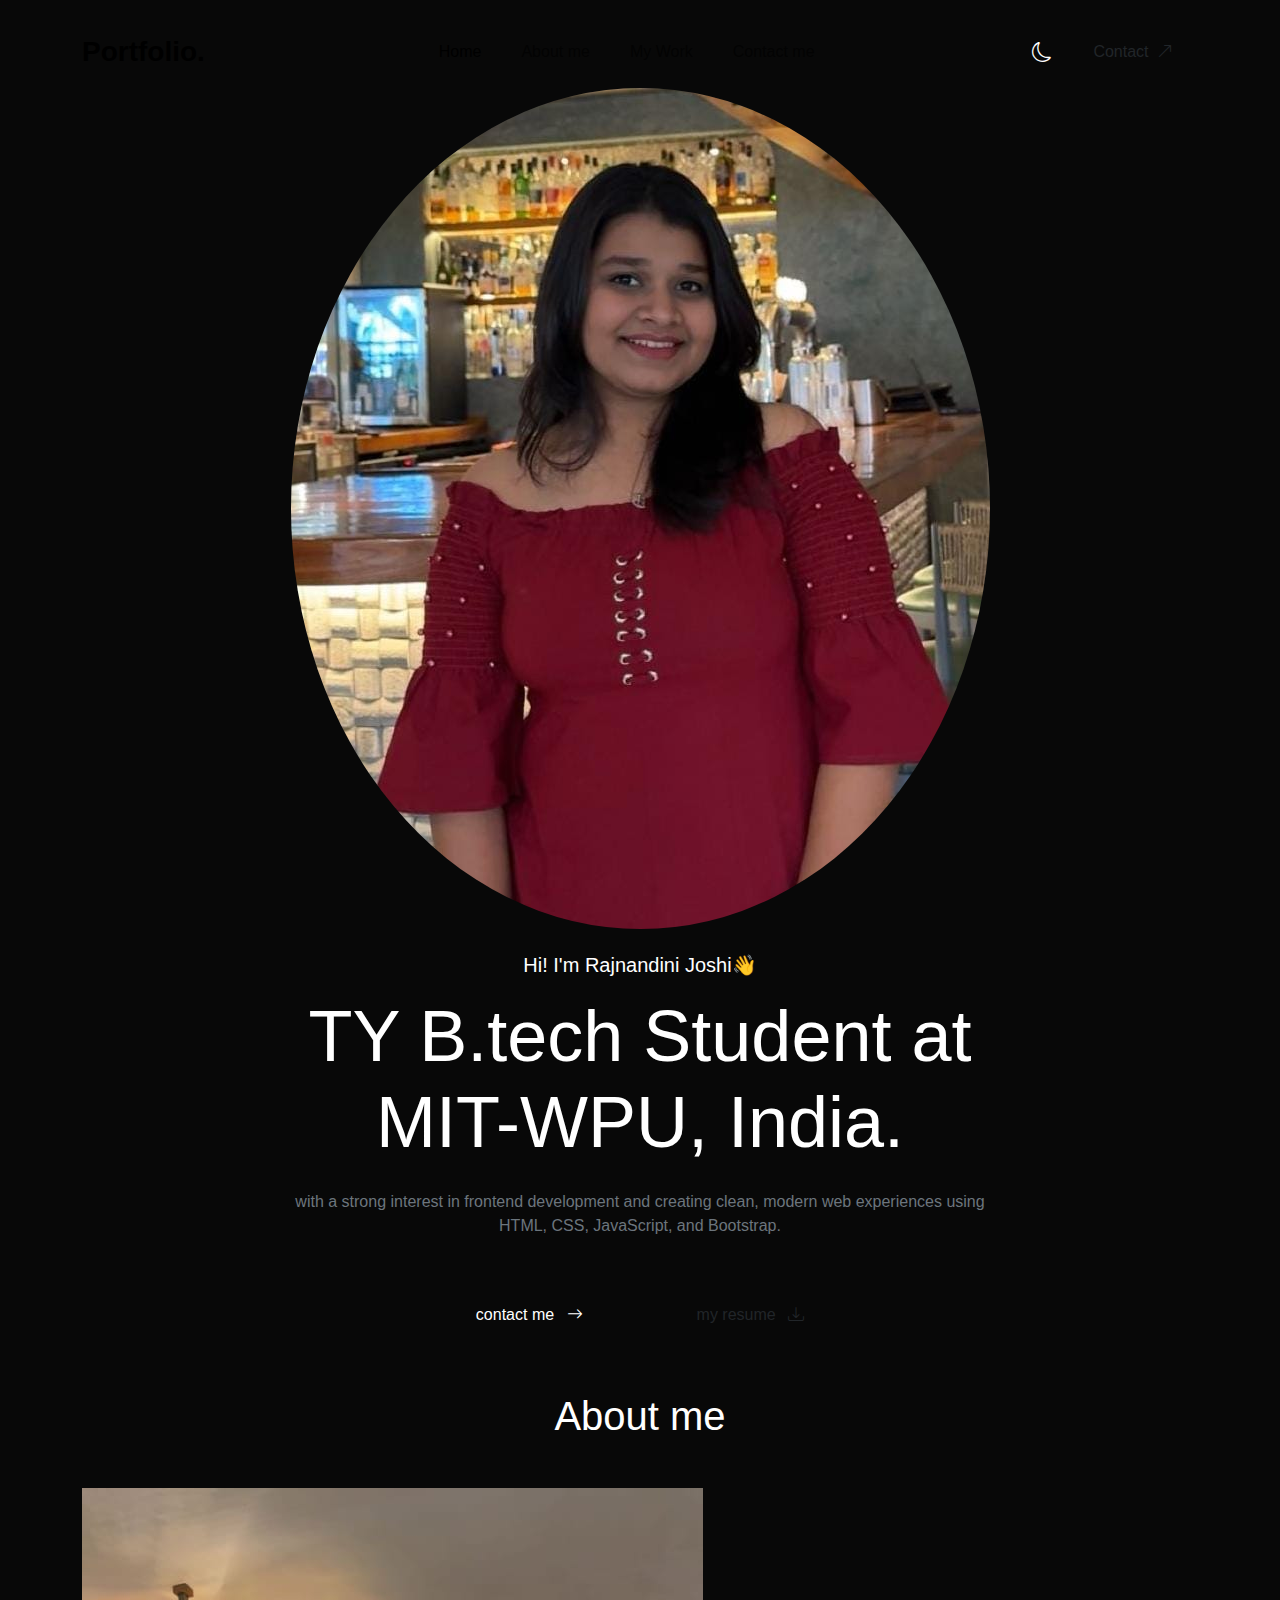
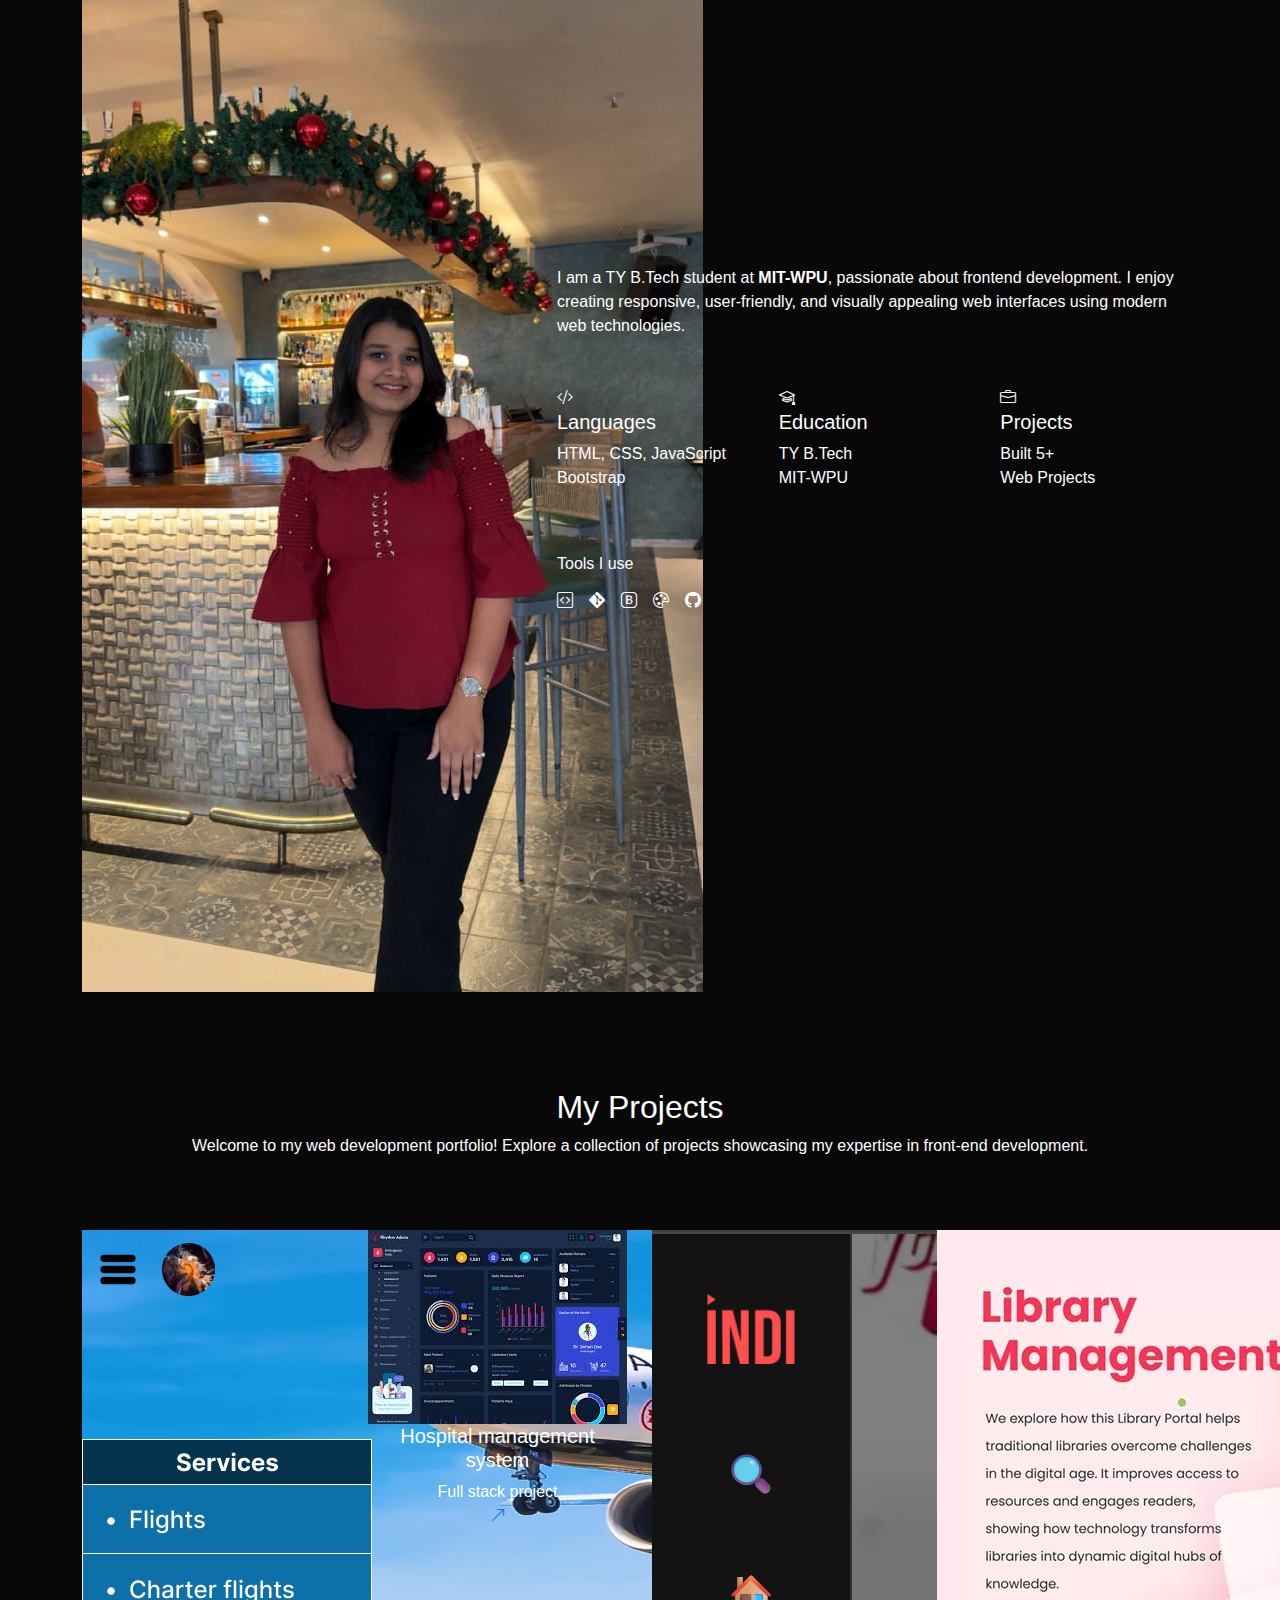
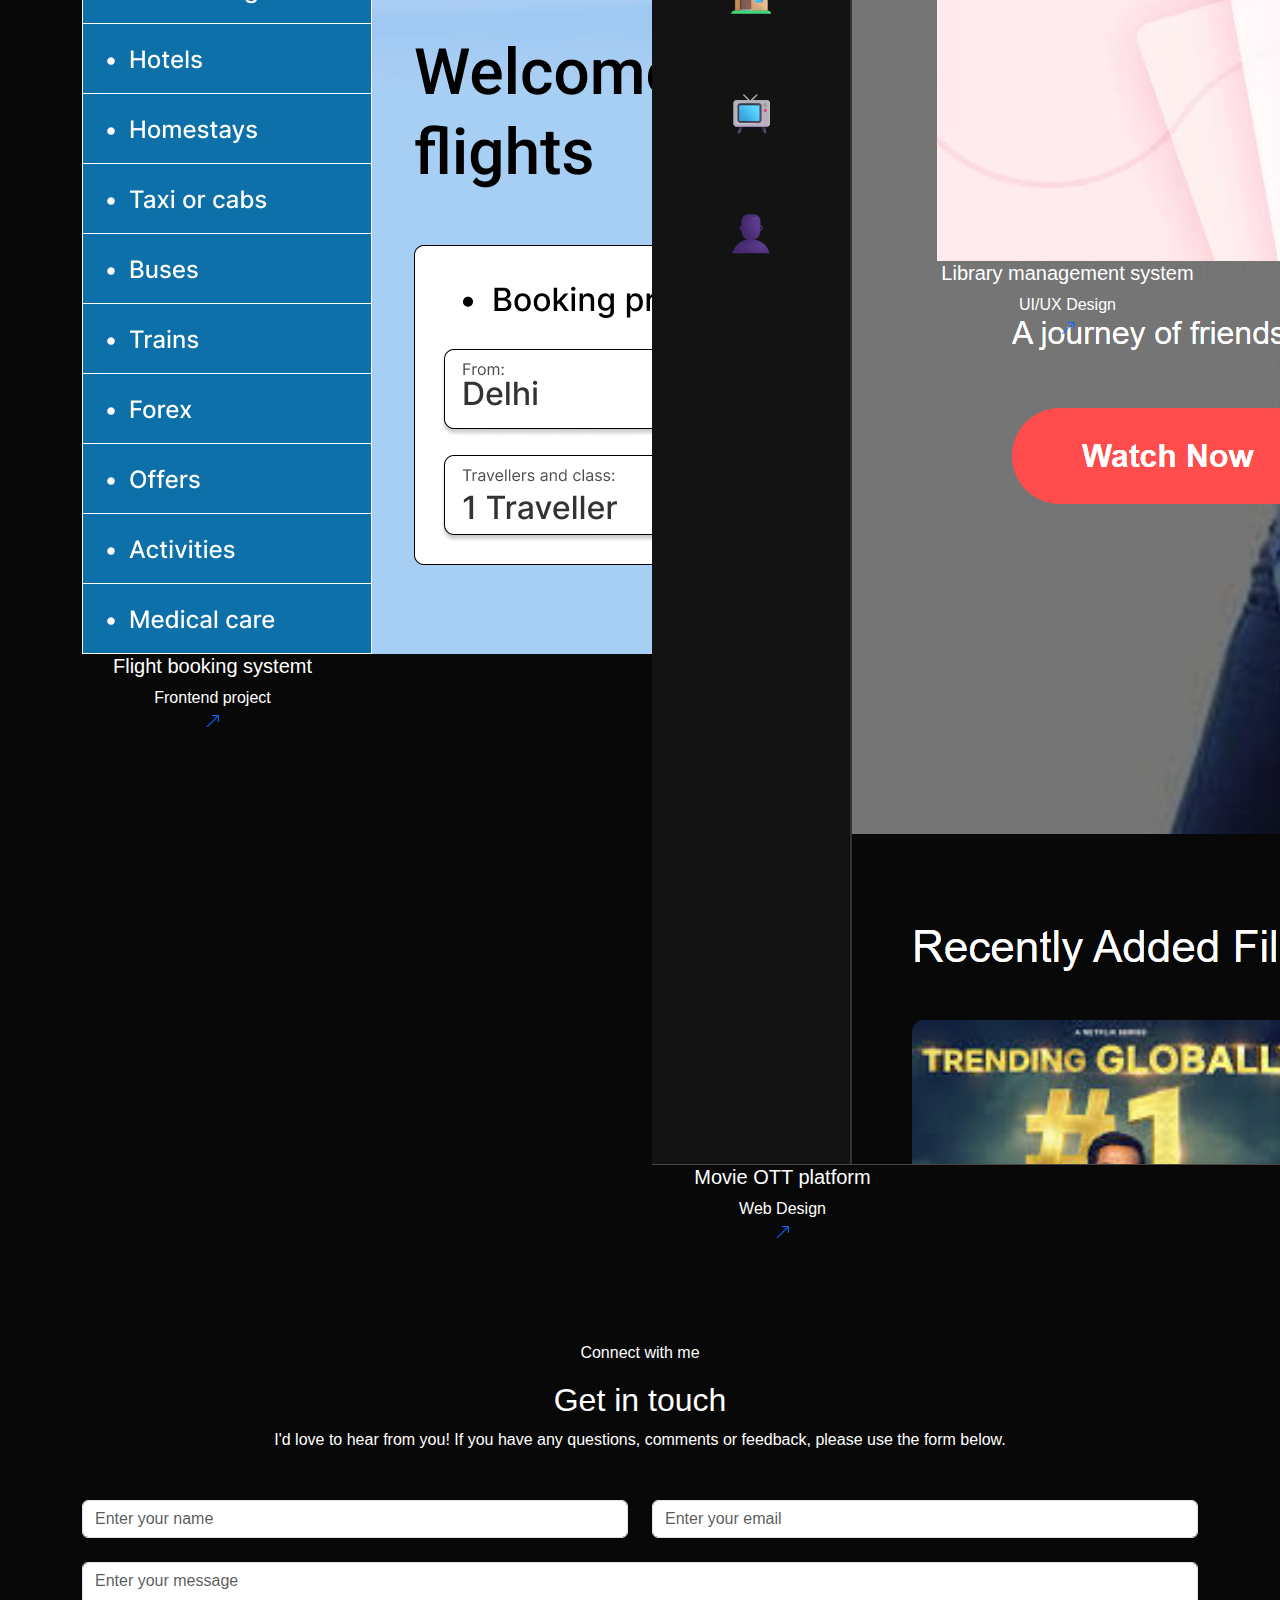
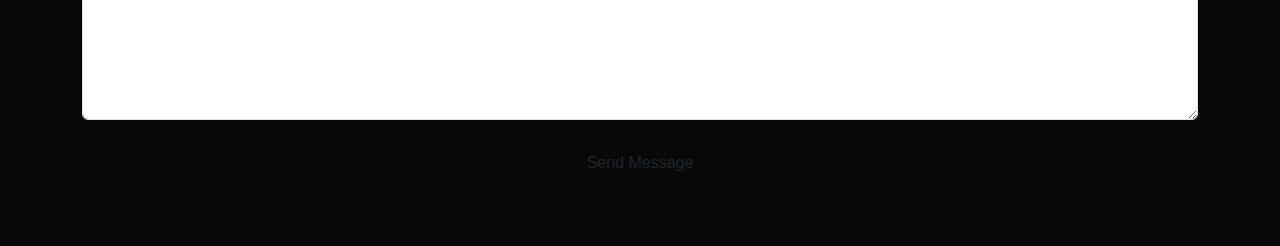
<file: index.html>
<!DOCTYPE html>
<html lang="en">
<head>
    <meta charset="UTF-8">
    <meta name="viewport" content="width=device-width, initial-scale=1.0">

    <title>Portfolio</title>
    <link href="https://cdn.jsdelivr.net/npm/bootstrap@5.3.0/dist/css/bootstrap.min.css" rel="stylesheet">
    <link href="https://fonts.googleapis.com/css2?family=Outfit:wght@300;400;600&family=Playfair+Display:wght@400;600&display=swap" rel="stylesheet">
    <link rel="stylesheet" href="https://cdn.jsdelivr.net/npm/bootstrap-icons@1.11.0/font/bootstrap-icons.css">
    <link rel="stylesheet" href="style.css">
</head>
<body>

    <div class="bg-glow"></div>

    <nav class="navbar navbar-expand-lg pt-4">
        <div class="container d-flex justify-content-between align-items-center">
            <a class="navbar-brand fw-bold fs-3" href="#">Portfolio<span>.</span></a>
            
            <div class="nav-pill-container px-4 py-2">
                <ul class="navbar-nav d-flex flex-row gap-4">
                    <li class="nav-item"><a class="nav-link active" href="#home">Home</a></li>
                    <li class="nav-item"><a class="nav-link" href="#about">About me</a></li>
                    
                    <li class="nav-item"><a class="nav-link" href="#work">My Work</a></li>
                    <li class="nav-item"><a class="nav-link" href="#contact">Contact me</a></li>
                </ul>
            </div>

            <div class="d-flex align-items-center gap-3">
                <i class="bi bi-moon fs-5 cursor-pointer" id="themeToggle"></i>
                <a href="#contact" class="btn btn-contact-outline px-4 rounded-pill">
                    Contact <i class="bi bi-arrow-up-right ms-1"></i>
                </a>
            </div>
        </div>
    </nav>

    <section id="home" class="hero text-center d-flex align-items-center">
        <div class="container">
            <div class="row justify-content-center">
                <div class="col-lg-8">
                    <div class="profile-wrapper mb-4">
                        <img src="1.jpeg" alt="Eliana" class="rounded-circle profile-img">
                    </div>
                    
                    <h5 class="fw-normal mb-3">Hi! I'm Rajnandini Joshi👋</h5>
                    
                    <h1 class="display-2 hero-title mb-4">
                        TY B.tech Student at <br> MIT-WPU, India.
                    </h1>
                    
                    <p class="text-secondary mx-auto mb-5 hero-subtext">
                        with a strong interest in frontend development and creating clean, modern web experiences using HTML, CSS, JavaScript, and Bootstrap.
                    </p>

                    <div class="d-flex justify-content-center gap-3">
                        <a href="#contact" class="btn btn-gradient px-5 py-3 rounded-pill text-white">
                            contact me <i class="bi bi-arrow-right ms-2"></i>
                        </button>
                        <a href="_Resume_final (1).pdf"
   class="btn btn-gradient px-5 py-3 rounded-pill"
   target="_blank"
   download>
   my resume <i class="bi bi-download ms-2"></i>
</a>

                    </div>
                </div>
            </div>
        </div>
    </section>
    <section id="about" class="about-section py-5">
  <div class="container">
    <h1 class="text-center mb-5">About me</h1>

    <div class="row align-items-center">
      <!-- Left Image -->
      <div class="col-md-5 text-center mb-4 mb-md-0">
        <img src="2.jpeg" class="profile-img" alt="Profile">
      </div>

      <!-- Right Content -->
      <div class="col-md-7">
        <p class="about-text">
          I am a TY B.Tech student at <strong>MIT-WPU</strong>, passionate about frontend development.
          I enjoy creating responsive, user-friendly, and visually appealing web interfaces
          using modern web technologies.
        </p>

        <!-- Info Cards -->
        <div class="row g-4 mt-4">
          <div class="col-md-4">
            <div class="info-card active">
              <i class="bi bi-code-slash"></i>
              <h5>Languages</h5>
              <p>HTML, CSS, JavaScript<br>Bootstrap</p>
            </div>
          </div>

          <div class="col-md-4">
            <div class="info-card">
              <i class="bi bi-mortarboard"></i>
              <h5>Education</h5>
              <p>TY B.Tech<br>MIT-WPU</p>
            </div>
          </div>

          <div class="col-md-4">
            <div class="info-card">
              <i class="bi bi-briefcase"></i>
              <h5>Projects</h5>
              <p>Built 5+<br>Web Projects</p>
            </div>
          </div>
        </div>

        <!-- Tools -->
        <h6 class="mt-5">Tools I use</h6>
        <div class="tools d-flex gap-3 mt-3">
          <i class="bi bi-code-square"></i>
          <i class="bi bi-git"></i>
          <i class="bi bi-bootstrap"></i>
          <i class="bi bi-palette"></i>
          <i class="bi bi-github"></i>
        </div>
      </div>
    </div>
  </div>
</section>
<section id="work" class="portfolio-section py-5">
  <div class="container text-center">

    
    <h2 class="portfolio-title">My Projects</h2>

    <p class="portfolio-desc mx-auto">
      Welcome to my web development portfolio! Explore a collection of projects
      showcasing my expertise in front-end development.
    </p>

    <div class="row g-4 mt-5">

      <!-- Card 1 -->
      <div class="col-md-6 col-lg-3">
        <div class="portfolio-card">
          <img src="flight.png" alt="Frontend Project">
          <div class="card-info">
            <div>
              <h5>Flight booking systemt</h5>
              <span>Frontend project</span>
            </div>
            <a href="#" class="arrow-btn">
              <i class="bi bi-arrow-up-right"></i>
            </a>
          </div>
        </div>
      </div>

      <!-- Card 2 -->
      <div class="col-md-6 col-lg-3">
        <div class="portfolio-card">
          <img src="HMS.jpg" alt="Geo App">
          <div class="card-info">
            <div>
              <h5>Hospital management system</h5>
              <span>Full stack project</span>
            </div>
            <a href="#" class="arrow-btn">
              <i class="bi bi-arrow-up-right"></i>
            </a>
          </div>
        </div>
      </div>

      <!-- Card 3 -->
      <div class="col-md-6 col-lg-3">
        <div class="portfolio-card">
          <img src="ott.png" alt="Photography">
          <div class="card-info">
            <div>
              <h5>Movie OTT platform</h5>
              <span>Web Design</span>
            </div>
            <a href="#" class="arrow-btn">
              <i class="bi bi-arrow-up-right"></i>
            </a>
          </div>
        </div>
      </div>

      <!-- Card 4 -->
      <div class="col-md-6 col-lg-3">
        <div class="portfolio-card">
          <img src="library.jpeg" alt="UI UX">
          <div class="card-info">
            <div>
              <h5>Library management system </h5>
              <span>UI/UX Design</span>
            </div>
            <a href="#" class="arrow-btn">
              <i class="bi bi-arrow-up-right"></i>
            </a>
          </div>
        </div>
      </div>

    </div>
  </div>
</section>
<section id="contact" class="contact-section py-5">
  <div class="container text-center">

    <p class="contact-small-title">Connect with me</p>
    <h2 class="contact-title">Get in touch</h2>

    <p class="contact-desc mx-auto">
      I'd love to hear from you! If you have any questions, comments or feedback,
      please use the form below.
    </p>

    <form id="contactForm" class="contact-form mx-auto mt-5">
      <div class="row g-4">
        <div class="col-md-6">
          <input type="text" id="name" class="form-control custom-input" placeholder="Enter your name">
        </div>
        <div class="col-md-6">
          <input type="email" id="email" class="form-control custom-input" placeholder="Enter your email">
        </div>
        <div class="col-12">
          <textarea id="message" class="form-control custom-textarea" rows="6" placeholder="Enter your message"></textarea>
        </div>
        <div class="col-12 text-center">
          <button type="submit" class="btn submit-btn px-5">Send Message</button>
          <p id="formMsg" class="mt-3"></p>
        </div>
      </div>
    </form>

  </div>
</section>
<script src="script.js"></script>
</body>
</html>
</file>
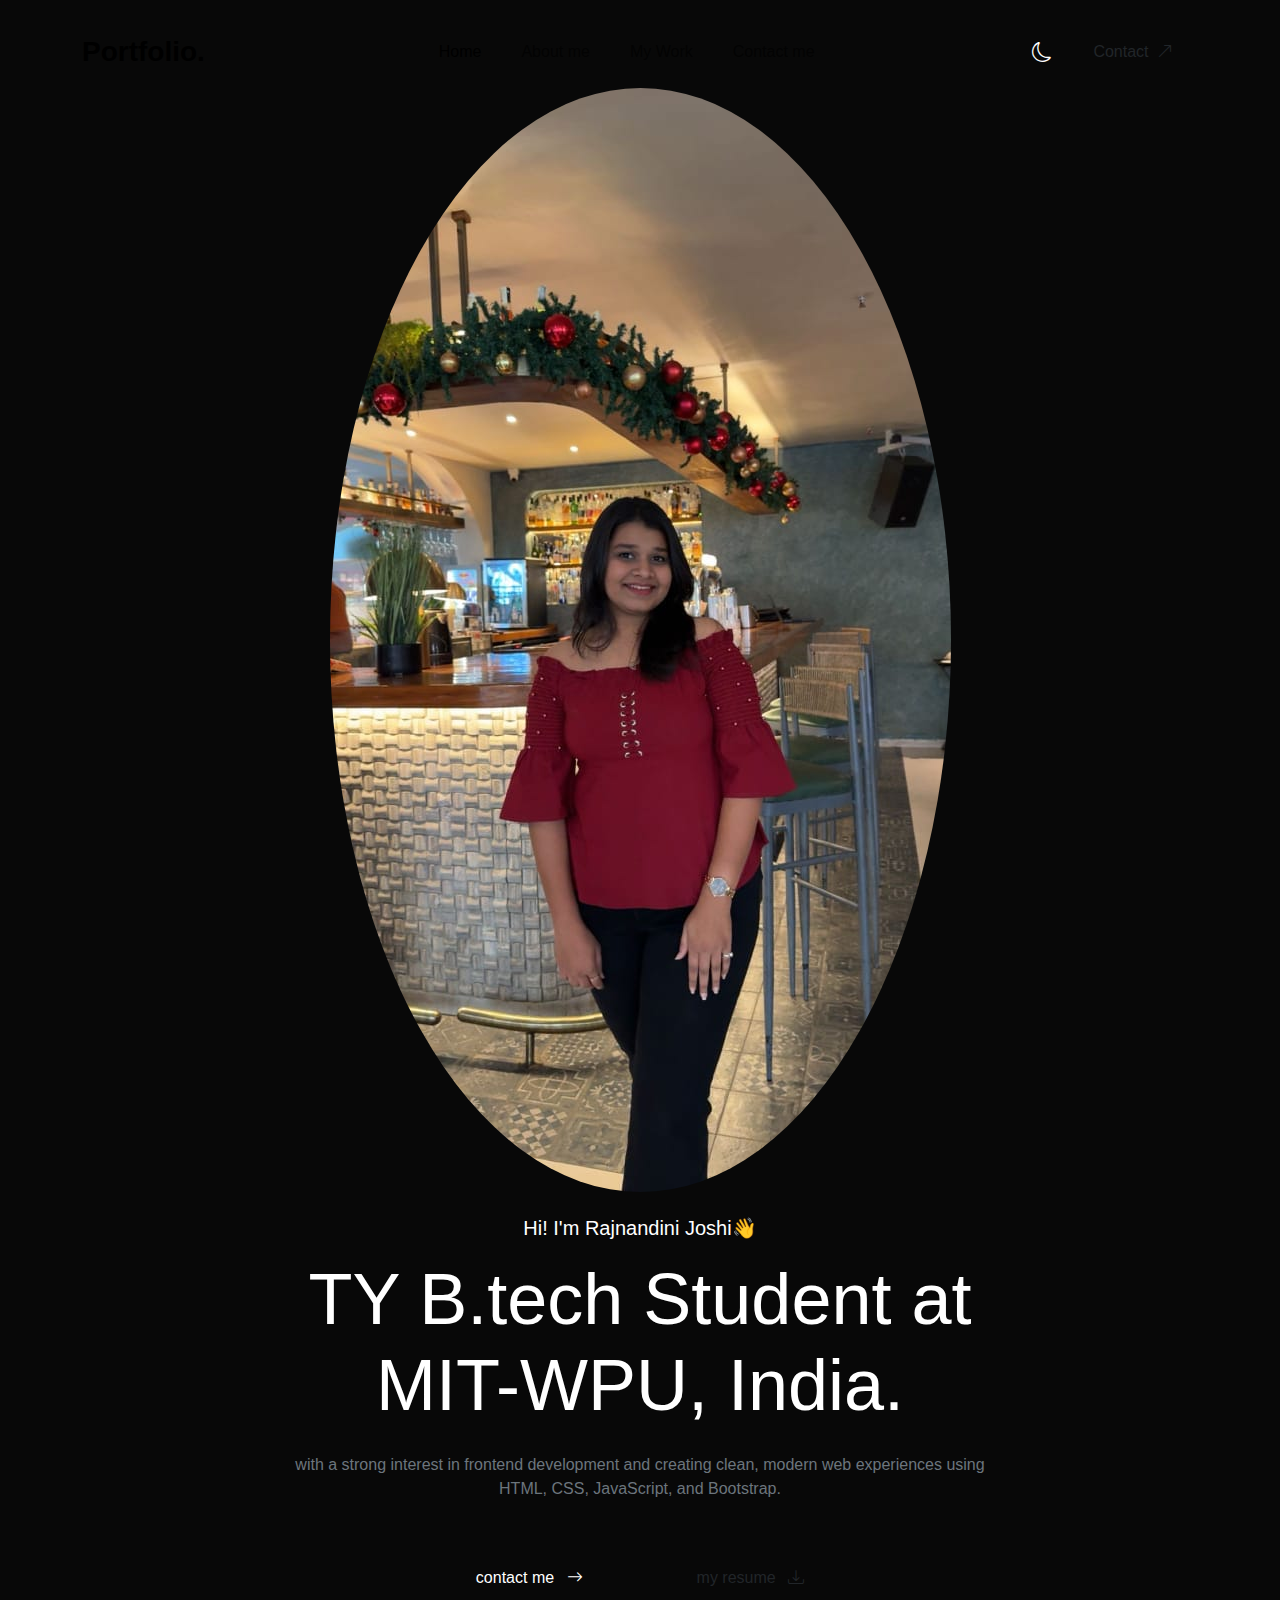
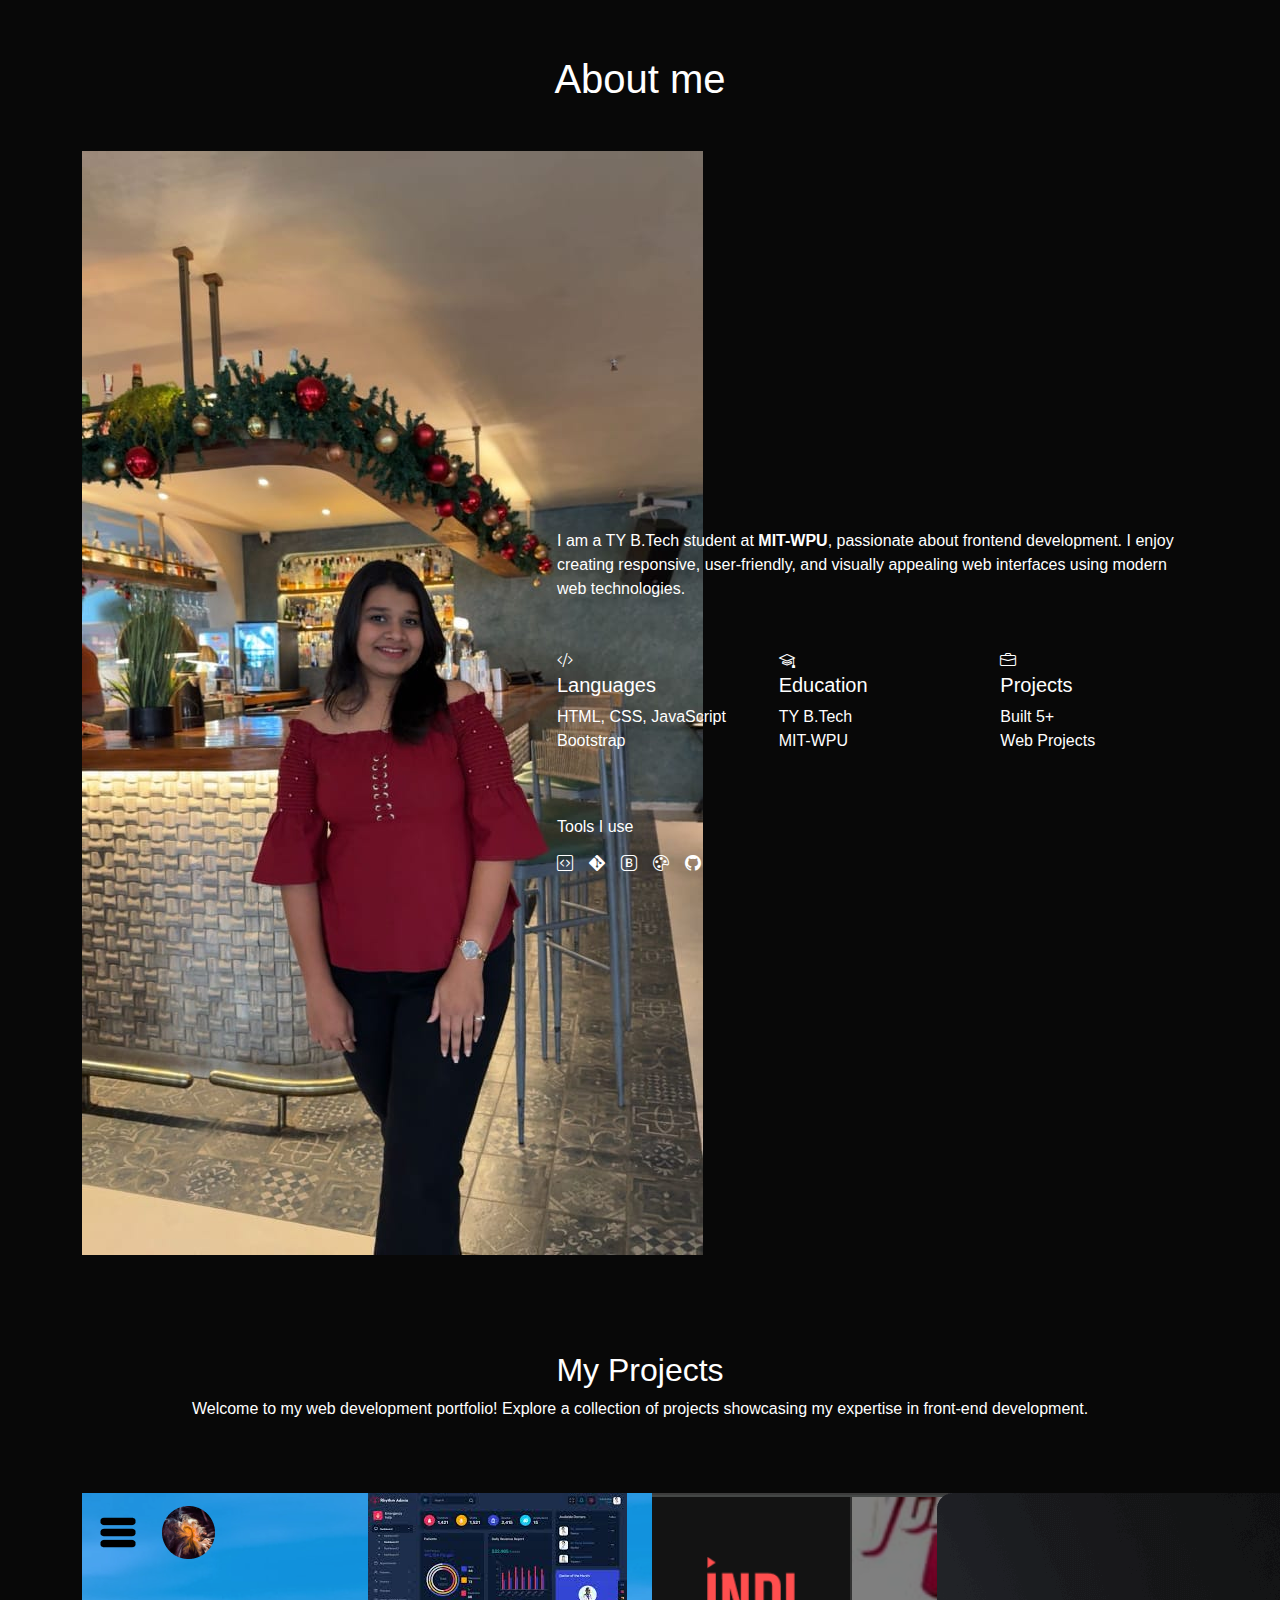
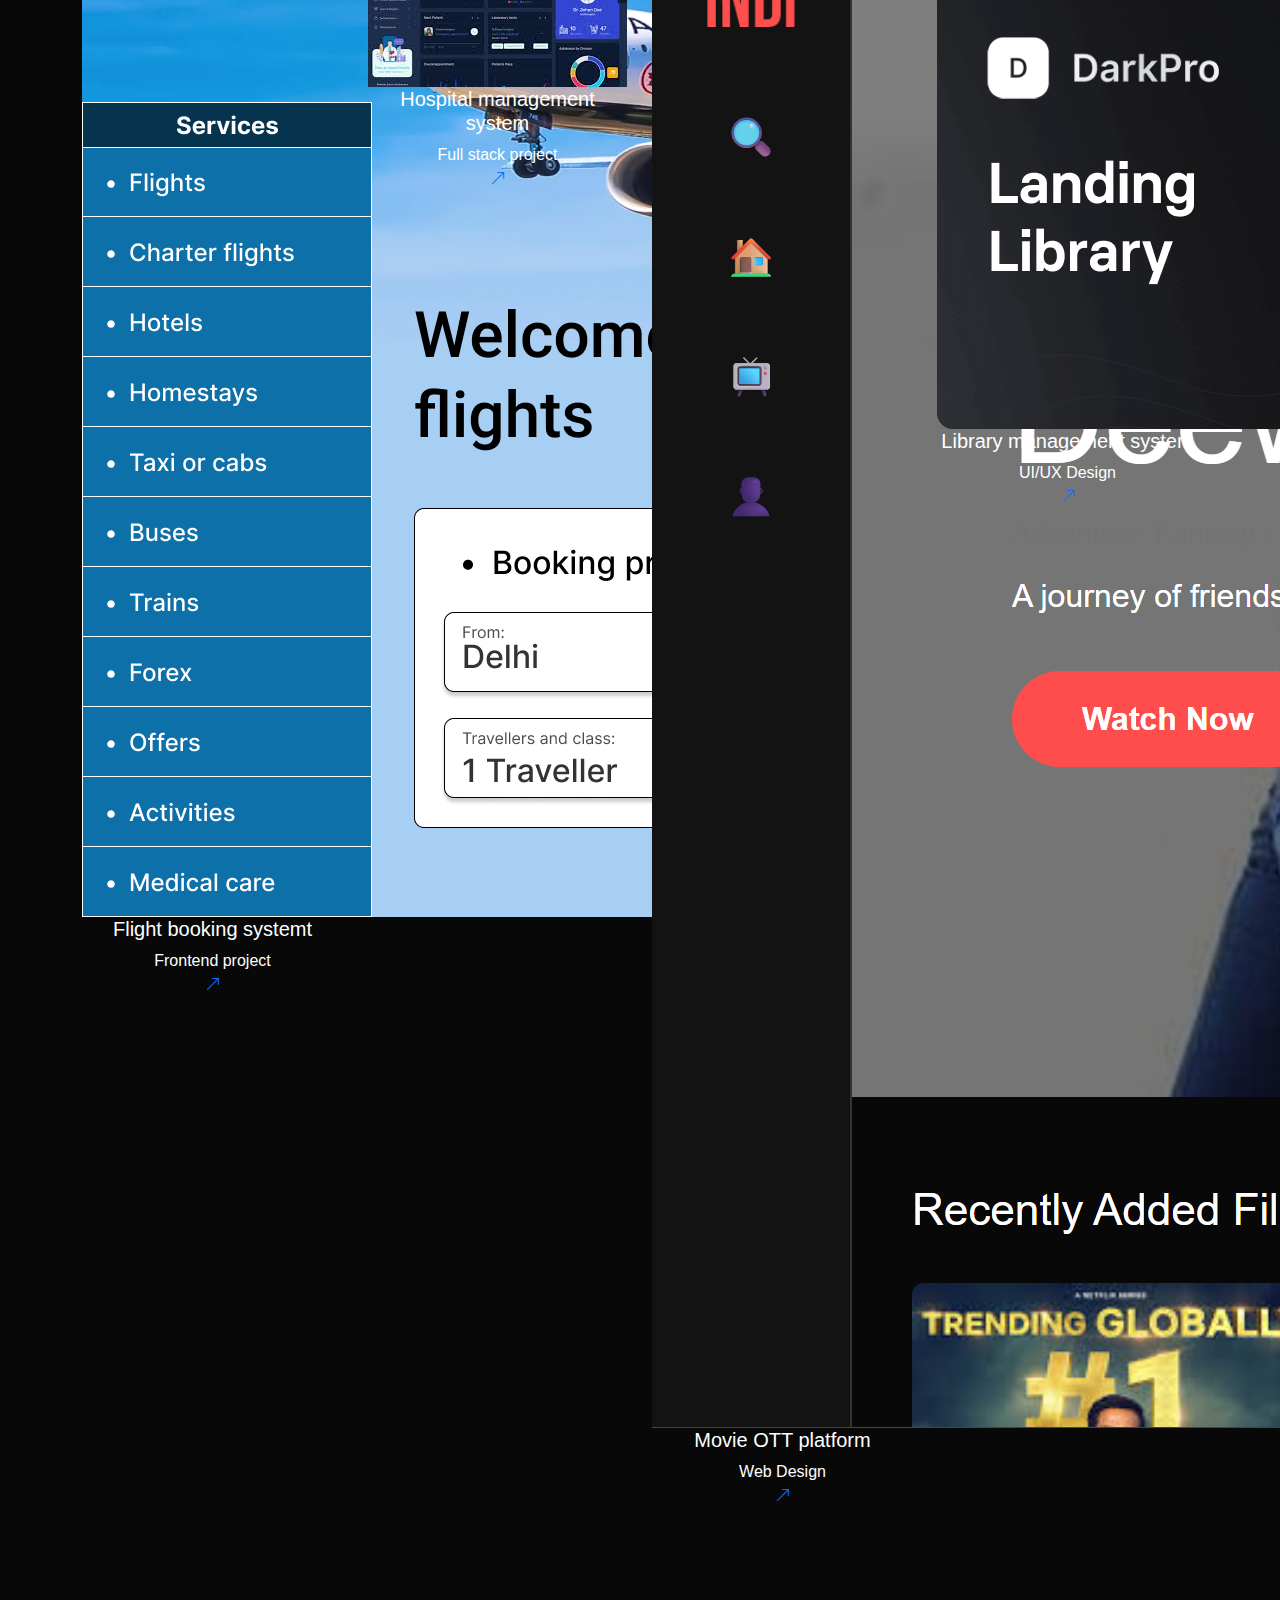
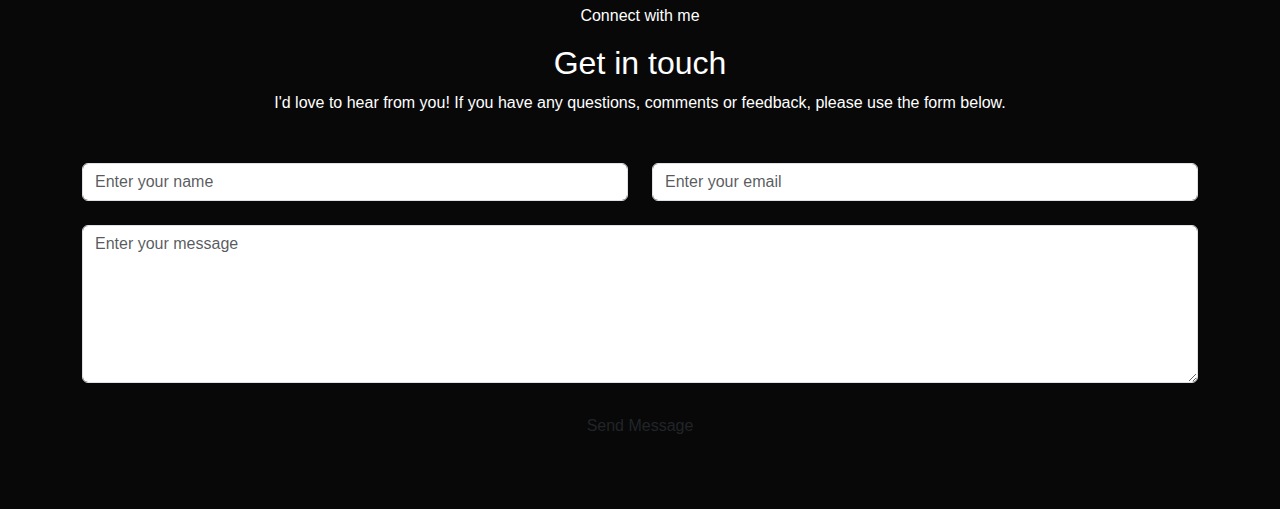
<file: portfolio.html>
<!DOCTYPE html>
<html lang="en">
<head>
    <meta charset="UTF-8">
    <meta name="viewport" content="width=device-width, initial-scale=1.0">

    <title>Portfolio</title>
    <link href="https://cdn.jsdelivr.net/npm/bootstrap@5.3.0/dist/css/bootstrap.min.css" rel="stylesheet">
    <link href="https://fonts.googleapis.com/css2?family=Outfit:wght@300;400;600&family=Playfair+Display:wght@400;600&display=swap" rel="stylesheet">
    <link rel="stylesheet" href="https://cdn.jsdelivr.net/npm/bootstrap-icons@1.11.0/font/bootstrap-icons.css">
    <link rel="stylesheet" href="style.css">
</head>
<body>

    <div class="bg-glow"></div>

    <nav class="navbar navbar-expand-lg pt-4">
        <div class="container d-flex justify-content-between align-items-center">
            <a class="navbar-brand fw-bold fs-3" href="#">Portfolio<span>.</span></a>
            
            <div class="nav-pill-container px-4 py-2">
                <ul class="navbar-nav d-flex flex-row gap-4">
                    <li class="nav-item"><a class="nav-link active" href="#home">Home</a></li>
                    <li class="nav-item"><a class="nav-link" href="#about">About me</a></li>
                    
                    <li class="nav-item"><a class="nav-link" href="#work">My Work</a></li>
                    <li class="nav-item"><a class="nav-link" href="#contact">Contact me</a></li>
                </ul>
            </div>

            <div class="d-flex align-items-center gap-3">
                <i class="bi bi-moon fs-5 cursor-pointer" id="themeToggle"></i>
                <a href="#contact" class="btn btn-contact-outline px-4 rounded-pill">
                    Contact <i class="bi bi-arrow-up-right ms-1"></i>
                </a>
            </div>
        </div>
    </nav>

    <section id="home" class="hero text-center d-flex align-items-center">
        <div class="container">
            <div class="row justify-content-center">
                <div class="col-lg-8">
                    <div class="profile-wrapper mb-4">
                        <img src="2.jpeg" alt="Eliana" class="rounded-circle profile-img">
                    </div>
                    
                    <h5 class="fw-normal mb-3">Hi! I'm Rajnandini Joshi👋</h5>
                    
                    <h1 class="display-2 hero-title mb-4">
                        TY B.tech Student at <br> MIT-WPU, India.
                    </h1>
                    
                    <p class="text-secondary mx-auto mb-5 hero-subtext">
                        with a strong interest in frontend development and creating clean, modern web experiences using HTML, CSS, JavaScript, and Bootstrap.
                    </p>

                    <div class="d-flex justify-content-center gap-3">
                        <a href="#contact" class="btn btn-gradient px-5 py-3 rounded-pill text-white">
                            contact me <i class="bi bi-arrow-right ms-2"></i>
                        </button>
                        <a href="_Resume_final (1).pdf"
   class="btn btn-gradient px-5 py-3 rounded-pill"
   target="_blank"
   download>
   my resume <i class="bi bi-download ms-2"></i>
</a>

                    </div>
                </div>
            </div>
        </div>
    </section>
    <section id="about" class="about-section py-5">
  <div class="container">
    <h1 class="text-center mb-5">About me</h1>

    <div class="row align-items-center">
      <!-- Left Image -->
      <div class="col-md-5 text-center mb-4 mb-md-0">
        <img src="2.jpeg" class="profile-img" alt="Profile">
      </div>

      <!-- Right Content -->
      <div class="col-md-7">
        <p class="about-text">
          I am a TY B.Tech student at <strong>MIT-WPU</strong>, passionate about frontend development.
          I enjoy creating responsive, user-friendly, and visually appealing web interfaces
          using modern web technologies.
        </p>

        <!-- Info Cards -->
        <div class="row g-4 mt-4">
          <div class="col-md-4">
            <div class="info-card active">
              <i class="bi bi-code-slash"></i>
              <h5>Languages</h5>
              <p>HTML, CSS, JavaScript<br>Bootstrap</p>
            </div>
          </div>

          <div class="col-md-4">
            <div class="info-card">
              <i class="bi bi-mortarboard"></i>
              <h5>Education</h5>
              <p>TY B.Tech<br>MIT-WPU</p>
            </div>
          </div>

          <div class="col-md-4">
            <div class="info-card">
              <i class="bi bi-briefcase"></i>
              <h5>Projects</h5>
              <p>Built 5+<br>Web Projects</p>
            </div>
          </div>
        </div>

        <!-- Tools -->
        <h6 class="mt-5">Tools I use</h6>
        <div class="tools d-flex gap-3 mt-3">
          <i class="bi bi-code-square"></i>
          <i class="bi bi-git"></i>
          <i class="bi bi-bootstrap"></i>
          <i class="bi bi-palette"></i>
          <i class="bi bi-github"></i>
        </div>
      </div>
    </div>
  </div>
</section>
<section id="work" class="portfolio-section py-5">
  <div class="container text-center">

    
    <h2 class="portfolio-title">My Projects</h2>

    <p class="portfolio-desc mx-auto">
      Welcome to my web development portfolio! Explore a collection of projects
      showcasing my expertise in front-end development.
    </p>

    <div class="row g-4 mt-5">

      <!-- Card 1 -->
      <div class="col-md-6 col-lg-3">
        <div class="portfolio-card">
          <img src="flight.png" alt="Frontend Project">
          <div class="card-info">
            <div>
              <h5>Flight booking systemt</h5>
              <span>Frontend project</span>
            </div>
            <a href="#" class="arrow-btn">
              <i class="bi bi-arrow-up-right"></i>
            </a>
          </div>
        </div>
      </div>

      <!-- Card 2 -->
      <div class="col-md-6 col-lg-3">
        <div class="portfolio-card">
          <img src="HMS.jpg" alt="Geo App">
          <div class="card-info">
            <div>
              <h5>Hospital management system</h5>
              <span>Full stack project</span>
            </div>
            <a href="#" class="arrow-btn">
              <i class="bi bi-arrow-up-right"></i>
            </a>
          </div>
        </div>
      </div>

      <!-- Card 3 -->
      <div class="col-md-6 col-lg-3">
        <div class="portfolio-card">
          <img src="ott.png" alt="Photography">
          <div class="card-info">
            <div>
              <h5>Movie OTT platform</h5>
              <span>Web Design</span>
            </div>
            <a href="#" class="arrow-btn">
              <i class="bi bi-arrow-up-right"></i>
            </a>
          </div>
        </div>
      </div>

      <!-- Card 4 -->
      <div class="col-md-6 col-lg-3">
        <div class="portfolio-card">
          <img src="library.png" alt="UI UX">
          <div class="card-info">
            <div>
              <h5>Library management system </h5>
              <span>UI/UX Design</span>
            </div>
            <a href="#" class="arrow-btn">
              <i class="bi bi-arrow-up-right"></i>
            </a>
          </div>
        </div>
      </div>

    </div>
  </div>
</section>
<section id="contact" class="contact-section py-5">
  <div class="container text-center">

    <p class="contact-small-title">Connect with me</p>
    <h2 class="contact-title">Get in touch</h2>

    <p class="contact-desc mx-auto">
      I'd love to hear from you! If you have any questions, comments or feedback,
      please use the form below.
    </p>

    <form id="contactForm" class="contact-form mx-auto mt-5">
      <div class="row g-4">
        <div class="col-md-6">
          <input type="text" id="name" class="form-control custom-input" placeholder="Enter your name">
        </div>
        <div class="col-md-6">
          <input type="email" id="email" class="form-control custom-input" placeholder="Enter your email">
        </div>
        <div class="col-12">
          <textarea id="message" class="form-control custom-textarea" rows="6" placeholder="Enter your message"></textarea>
        </div>
        <div class="col-12 text-center">
          <button type="submit" class="btn submit-btn px-5">Send Message</button>
          <p id="formMsg" class="mt-3"></p>
        </div>
      </div>
    </form>

  </div>
</section>
<script src="script.js"></script>


</body>
</html>
</file>
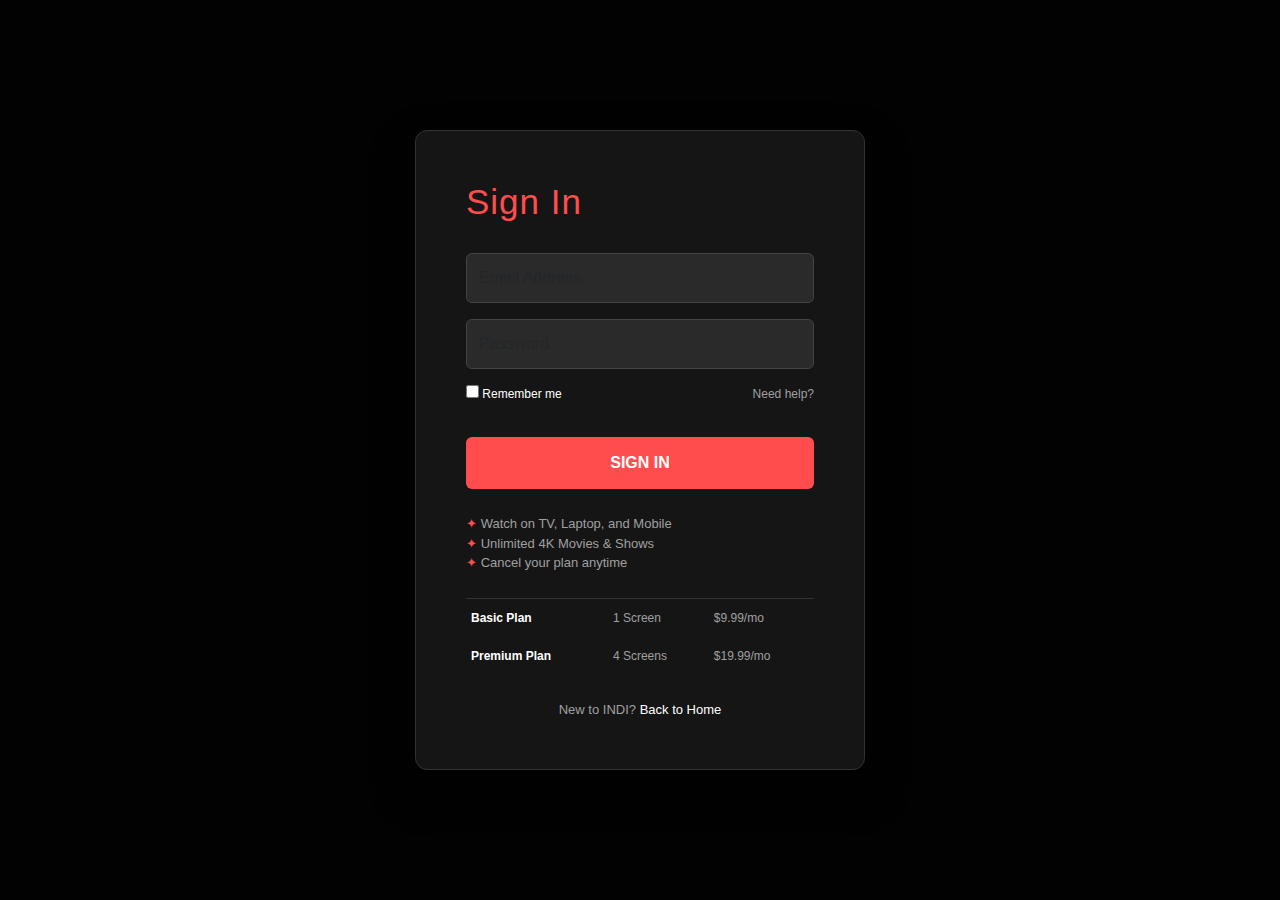
<file: signin.html>
<!DOCTYPE html>
<html lang="en">
<head>
    <meta charset="UTF-8">
    <meta name="viewport" content="width=device-width, initial-scale=1.0">
    <title>Sign In | INDI OTT</title>
    
    <link href="https://cdn.jsdelivr.net/npm/bootstrap@5.0.2/dist/css/bootstrap.min.css" rel="stylesheet">
    
    <style>
        /* CSS Variables */
        :root {
            --primary-red: #ff4d4d;
            --dark-bg: #080808;
            --card-bg: rgba(22, 22, 22, 0.95);
            --text-main: #ffffff;
            --text-dim: #a0a0a0;
        }

        @import url("https://fonts.googleapis.com/css?family=Work+Sans:300,400,700|Anton");

        /* Tag Selector */
        body {
            margin: 0;
            padding: 0;
            background-color: var(--dark-bg);
            background-image: linear-gradient(rgba(0,0,0,0.7), rgba(0,0,0,0.7)), url('https://images.unsplash.com/photo-1517604931442-7e0c8ed2963c?auto=format&fit=crop&w=1500');
            background-size: cover;
            background-position: center;
            font-family: 'Work Sans', sans-serif;
            height: 100vh;
            display: flex;
            justify-content: center;
            align-items: center;
            color: var(--text-main);
        }

        /* ID Selector */
        #login-card {
            background: var(--card-bg);
            padding: 50px;
            width: 450px;
            border-radius: 12px;
            box-shadow: 0 20px 40px rgba(0,0,0,0.6);
            border: 1px solid #333;
        }

        h2 { 
            font-family: 'Anton', sans-serif; 
            font-size: 35px; 
            letter-spacing: 1px; 
            margin-bottom: 30px;
            color: var(--primary-red);
        }

        /* Form Styling */
        .form-control {
            background: #2a2a2a;
            border: 1px solid #444;
            color: white;
            padding: 12px;
            margin-bottom: 15px;
        }
        .form-control:focus {
            background: #333;
            border-color: var(--primary-red);
            color: white;
            box-shadow: none;
        }

        /* Class Selector */
        .btn-login {
            background: var(--primary-red);
            border: none;
            width: 100%;
            padding: 14px;
            font-weight: 700;
            text-transform: uppercase;
            margin-top: 10px;
            transition: 0.3s;
        }
        .btn-login:hover {
            background: #e63e3e;
            transform: scale(1.02);
        }

        /* List Styling */
        .benefits-list {
            list-style: none;
            padding: 0;
            margin: 25px 0;
            font-size: 13px;
            color: var(--text-dim);
        }
        .benefits-list li::before {
            content: "✦ ";
            color: var(--primary-red);
        }

        /* Table Styling */
        .price-table {
            width: 100%;
            font-size: 12px;
            border-top: 1px solid #333;
            margin-top: 20px;
        }
        .price-table td {
            padding: 10px 5px;
            color: var(--text-dim);
        }
        .price-table .tier { color: white; font-weight: bold; }

        .back-link {
            display: block;
            text-align: center;
            margin-top: 25px;
            color: var(--text-dim);
            text-decoration: none;
            font-size: 13px;
        }
        .back-link:hover { color: var(--primary-red); }
    </style>
</head>
<body>

<div id="login-card">
    <h2>Sign In</h2>
    
    <form>
        <div class="mb-3">
            <input type="email" class="form-control" placeholder="Email Address" required>
        </div>
        <div class="mb-3">
            <input type="password" class="form-control" placeholder="Password" required>
        </div>
        
        <div class="d-flex justify-content-between mb-4" style="font-size: 12px;">
            <label><input type="checkbox"> Remember me</label>
            <a href="#" style="color: var(--text-dim); text-decoration: none;">Need help?</a>
        </div>

        <button type="submit" class="btn btn-primary btn-login">Sign In</button>
    </form>

    <ul class="benefits-list">
        <li>Watch on TV, Laptop, and Mobile</li>
        <li>Unlimited 4K Movies & Shows</li>
        <li>Cancel your plan anytime</li>
    </ul>

    <table class="price-table">
        <tr>
            <td class="tier">Basic Plan</td>
            <td>1 Screen</td>
            <td>$9.99/mo</td>
        </tr>
        <tr>
            <td class="tier">Premium Plan</td>
            <td>4 Screens</td>
            <td>$19.99/mo</td>
        </tr>
    </table>

    <a href="index.html" class="back-link">New to INDI? <span style="color:white">Back to Home</span></a>
</div>

</body>
</html>
</file>
<file: style.css>
/* --- EXTERNAL CSS FILE --- */
:root {
    --black: #000000;
    --color-bg-bold: #080808;
    --color-bg: #131313;
    --color-bg-sec: #232323;
    --color-sec: #737373;
    --color-primary: #ff4d4d;
    --font-headlines: "Anton", sans-serif;
    --font-text: "Work Sans", sans-serif;
}

@import url("https://fonts.googleapis.com/css?family=Work+Sans:300,400,500,800|Anton:400");

/* Tag Selector */
body {
    margin: 0;
    padding: 0;
    background-color: var(--color-bg-bold);
    color: white;
    font-family: var(--font-text);
}

/* Sidebar */
.sidebar-menu-1 {
    align-items: center;
    background-color: var(--color-bg);
    display: flex;
    flex-direction: column;
    height: 100vh;
    left: 0;
    position: fixed;
    top: 0;
    width: 100px;
    z-index: 100;
}

.indi-logo-1 { height: 35px; margin-top: 30px; margin-bottom: 40px; }
.nav-icon { cursor: pointer; color: white; margin-bottom: 30px; font-size: 20px; transition: 0.3s; }
.nav-icon:hover { color: var(--color-primary); transform: scale(1.2); }

/* Main Content Wrapper */
.group-7 { margin-left: 100px; }

/* Top Nav & Sign In Button */
.top-nav {
    display: flex;
    justify-content: flex-end;
    padding: 20px 60px;
    position: absolute;
    width: calc(100% - 100px);
    z-index: 10;
}

.btn-signin {
    padding: 8px 25px;
    border: 2px solid var(--color-primary);
    border-radius: 4px;
    color: white;
    text-decoration: none;
    font-weight: 600;
}

/* Hero Section */
.hero-container-1 {
    position: relative;
    background-image: linear-gradient(rgba(0,0,0,0.6), rgba(0,0,0,0.6)), url('yjhdbg.jpg');
    background-size: cover;
    background-position: center;
    min-height: 550px;
    display: flex;
    align-items: center;
    padding-left: 80px;
}

.main-title { font-family: var(--font-headlines); font-size: 80px; line-height: 1.1; }

/* Grid for Movies (6 columns) */
.container-films { padding: 40px 80px; }
.flex-row-6 {
    display: grid;
    grid-template-columns: repeat(6, 1fr);
    gap: 15px;
}

.film-thumb {
    width: 100%;
    height: 280px;
    object-fit: cover;
    border-radius: 4px;
    cursor: pointer;
    transition: 0.3s;
}
.film-thumb:hover { transform: scale(1.05); border: 2px solid var(--color-primary); }

/* Sign In Page Specifics (ID Selector) */
#signin-wrapper {
    background-color: var(--color-bg-sec);
    padding: 50px;
    border-radius: 8px;
    width: 400px;
    margin: 100px auto; /* Centers the box */
    border-top: 5px solid var(--color-primary);
}

.price-table { width: 100%; margin-top: 20px; border-collapse: collapse; font-size: 14px; }
.price-table td { padding: 10px; border-bottom: 1px solid #333; }
</file>
